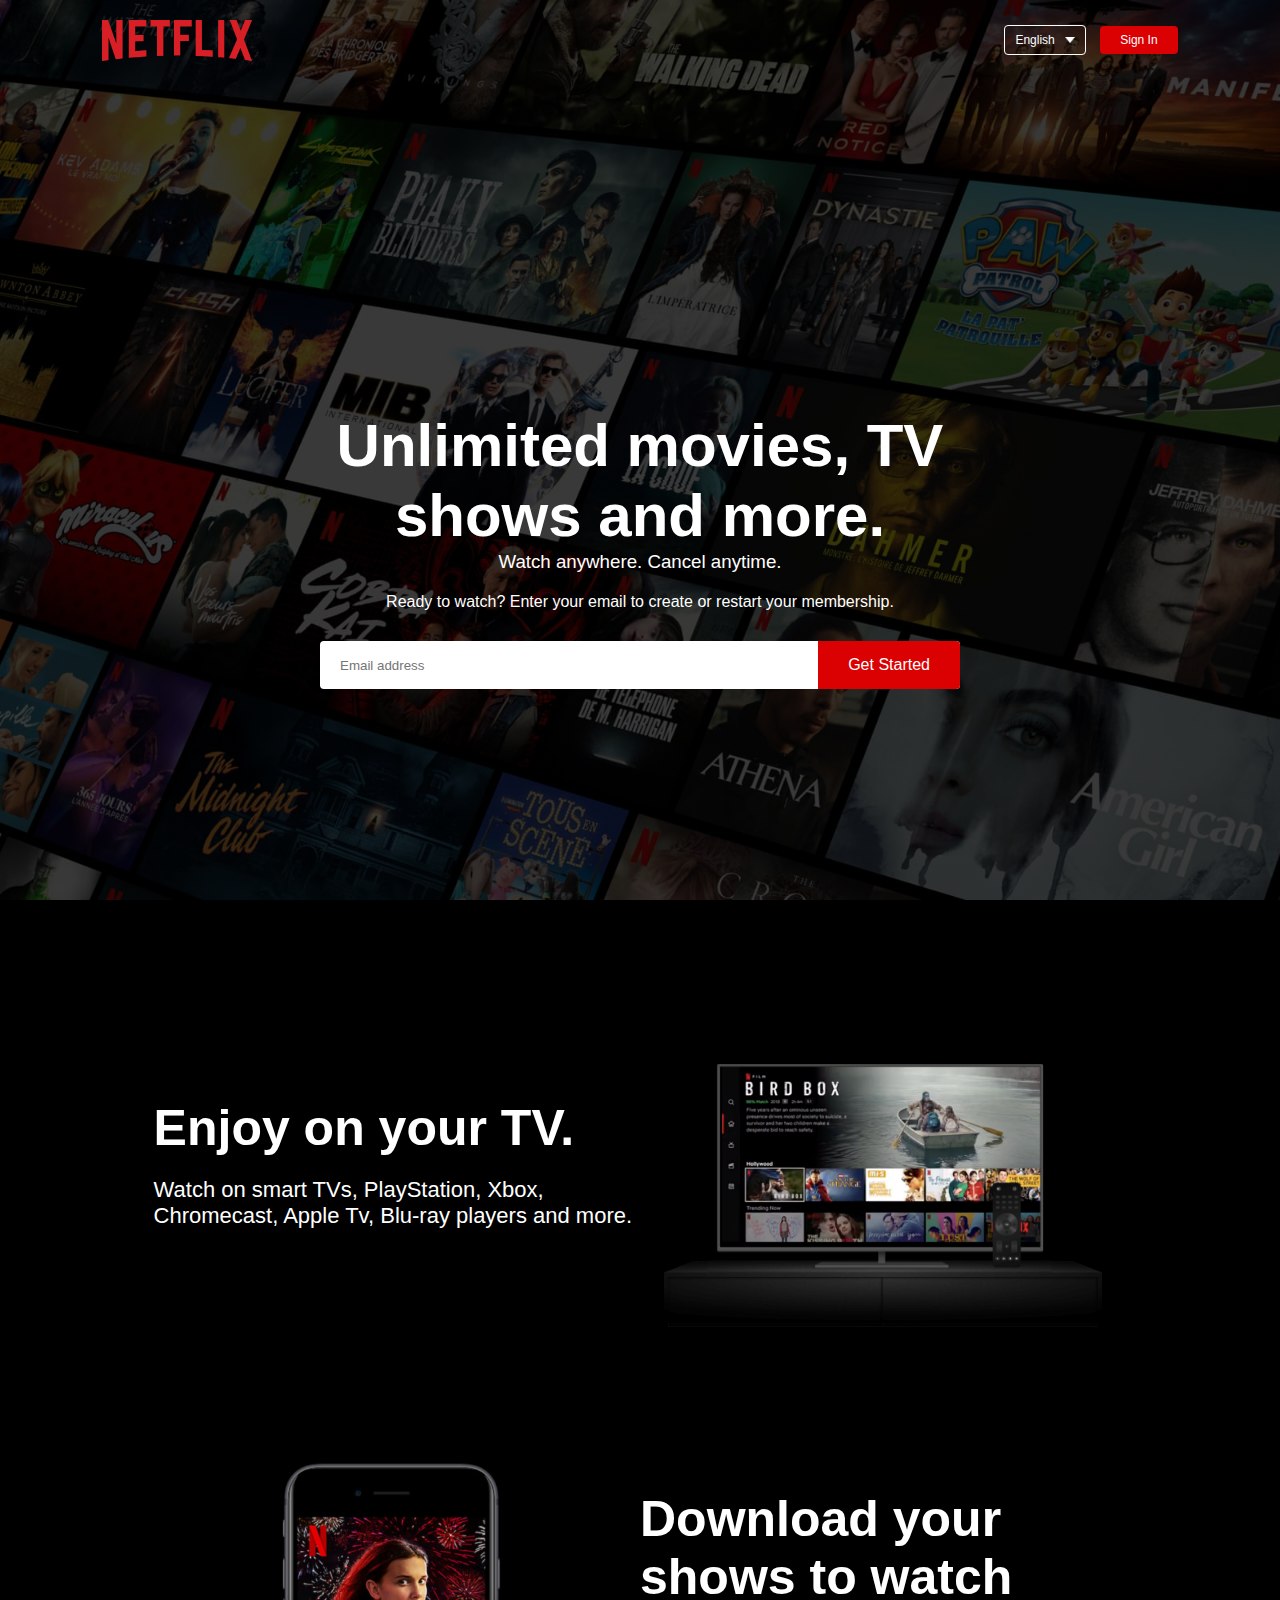
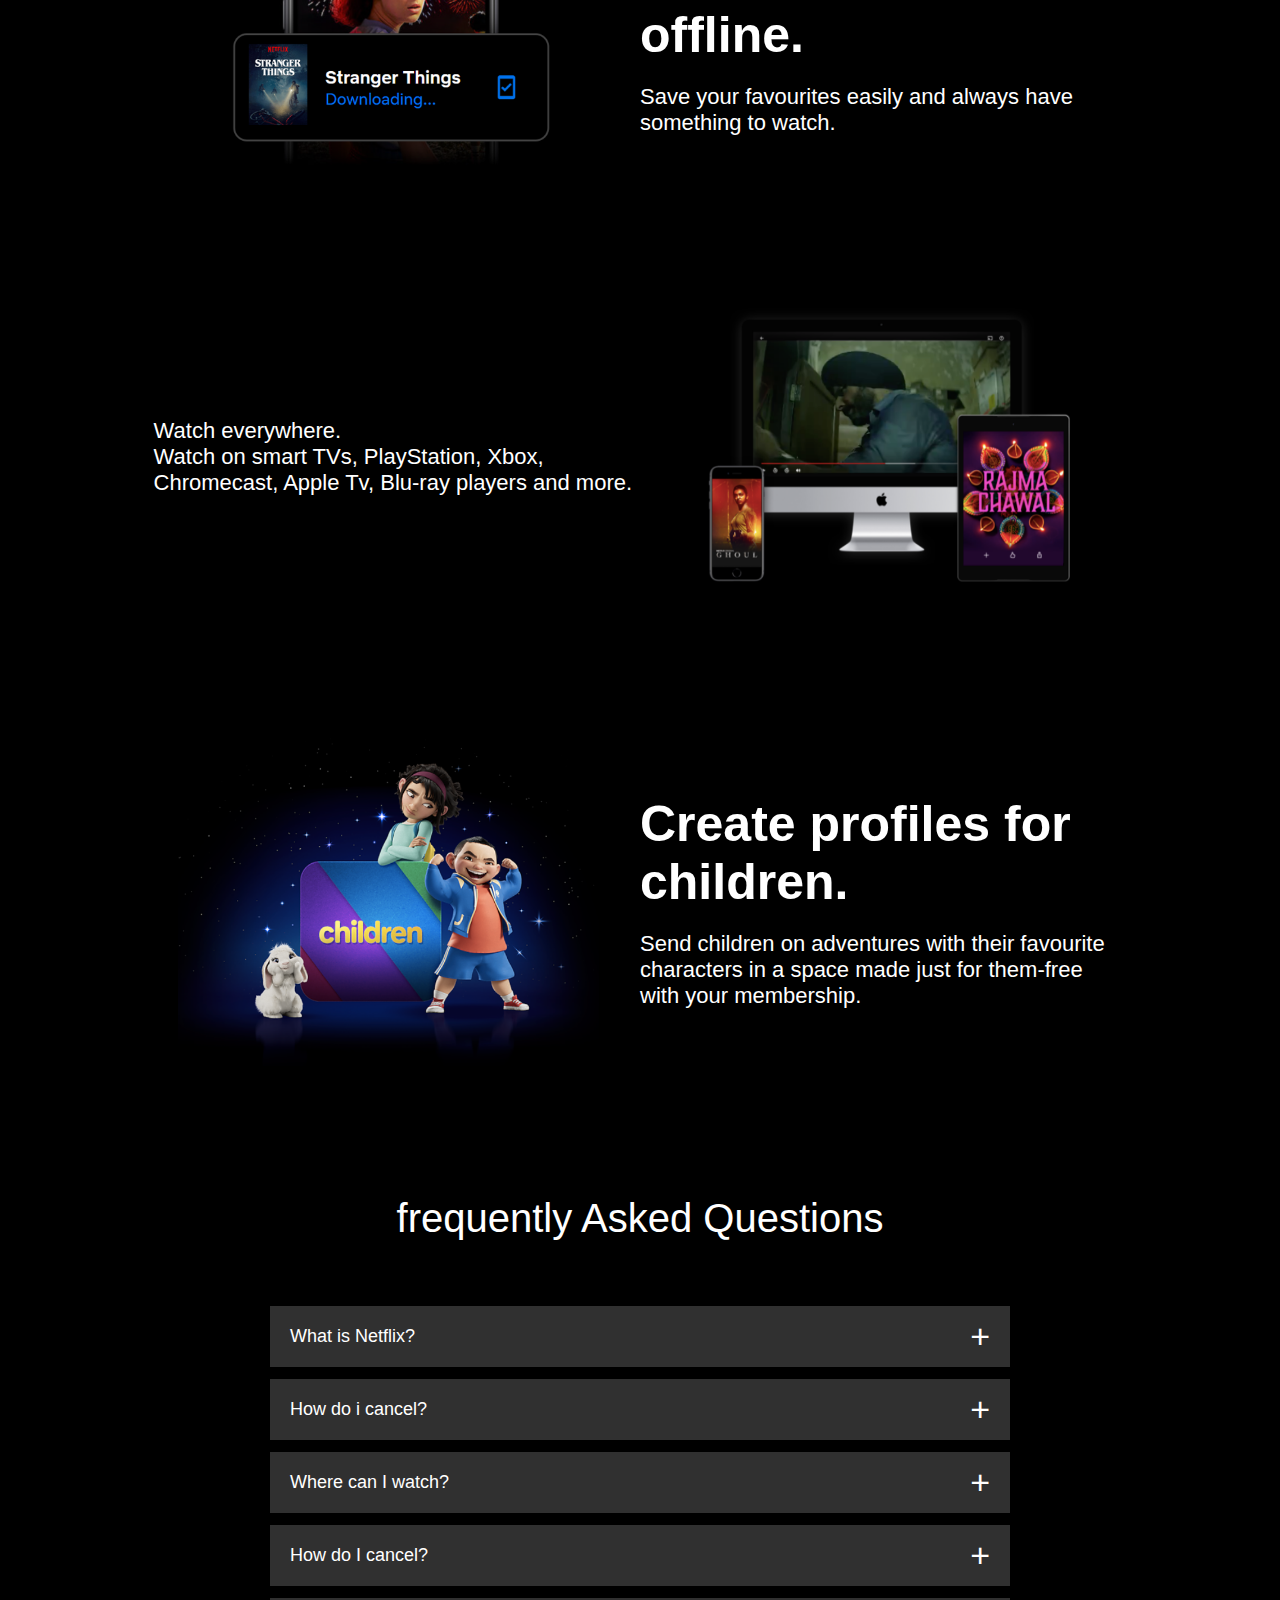
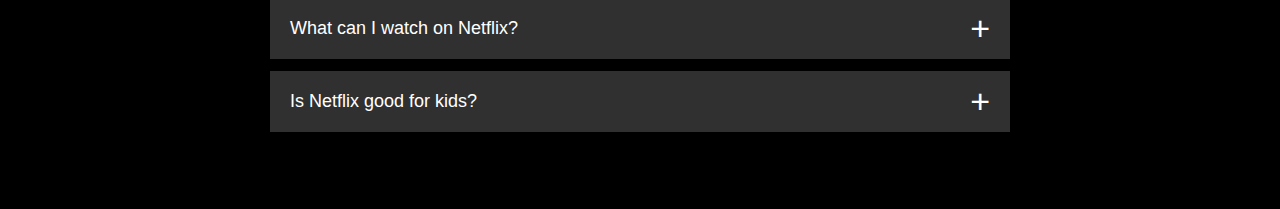
<file: Netflix clone/index.html>
<!DOCTYPE html>
<html lang="en">

<head>
    <meta charset="UTF-8">
    <meta name="viewport" content="width=device-width, initial-scale=1.0">
    <title>Document</title>
    <link rel="stylesheet" href="styles.css">
</head>

<body>
    <div class="header">
        <nav>
            <img src="images/logo.png" alt="" class="logo">
            <div>
                <button class="language-btn">English <img src="images/down-icon.png" alt=""></button>
                <button>Sign In</button>
            </div>
        </nav>
        <div class="header-content">
            <h1>Unlimited movies, TV shows and more.</h1>
            <h3>Watch anywhere. Cancel anytime.</h3>
            <p>Ready to watch? Enter your email to create or restart your membership.</p>
            <form class="email-signup">
                <input type="email" placeholder="Email address" required>
                <button type="submit">Get Started</button>
            </form>
        </div>
    </div>

    <div class="features">
        <div class="row">
            <div class="text-col">
                <h2>Enjoy on your TV.</h2>
                <p>Watch on smart TVs, PlayStation, Xbox, Chromecast, Apple Tv, Blu-ray players and more.</p>

            </div>
            <div class="img-col">
                <img src="images/feature-1.png" alt="">
            </div>
        </div>

        <div class="row">
            <div class="img-col">
                <img src="images/feature-2.png" alt="">
            </div>
            <div class="text-col">
                <h2>Download your shows to watch offline.</h2>
                <p>Save your favourites easily and always have something to watch.</p>

            </div>

        </div>

        <div class="row">
            <div class="text-col">
                </h2>Watch everywhere.</h2>
                <p>Watch on smart TVs, PlayStation, Xbox, Chromecast, Apple Tv, Blu-ray players and more.</p>

            </div>
            <div class="img-col">
                <img src="images/feature-3.png" alt="">
            </div>
        </div>

        <div class="row">
            <div class="img-col">
                <img src="images/feature-4.png" alt="">
            </div>
            <div class="text-col">
                <h2>Create profiles for children.</h2>
                <p>Send children on adventures with their favourite characters in a space made just for them-free with
                    your membership.</p>

            </div>

        </div>
    </div>

    <div class="faq">
        <h2>frequently Asked Questions</h2>
        <ul class="accord">
            <li>
                <input type="radio" name="accord" id="first">
                <label for="first">What is Netflix?</label>
                <div class="content">
                    <p>Lorem ipsum dolor sit amet consectetur adipisicing elit. Ipsum recusandae optio odio ipsa iusto
                        laudantium quam vitae, corporis dignissimos consectetur voluptatibus necessitatibus doloremque
                        asperiores veritatis deserunt pariatur in. Libero aut ad numquam ratione cupiditate vitae
                        voluptatibus itaque.</p>
                </div>
            </li>

            <li>
                <input type="radio" name="accord" id="second">
                <label for="second">How do i cancel?</label>
                <div class="content">
                    <p>Lorem ipsum dolor sit amet consectetur adipisicing elit. Ipsum recusandae optio odio ipsa iusto
                        laudantium quam vitae, corporis dignissimos consectetur voluptatibus necessitatibus doloremque
                        asperiores veritatis deserunt pariatur in. Libero aut ad numquam ratione cupiditate vitae
                        voluptatibus itaque.</p>
                </div>
            </li>

            <li>
                <input type="radio" name="accord" id="third">
                <label for="third">Where can I watch?</label>
                <div class="content">
                    <p>Lorem ipsum dolor sit amet consectetur adipisicing elit. Ipsum recusandae optio odio ipsa iusto
                        laudantium quam vitae, corporis dignissimos consectetur voluptatibus necessitatibus doloremque
                        asperiores veritatis deserunt pariatur in. Libero aut ad numquam ratione cupiditate vitae
                        voluptatibus itaque.</p>
                </div>
            </li>

            <li>
                <input type="radio" name="accord" id="fourth">
                <label for="fourth">How do I cancel?</label>
                <div class="content">
                    <p>Lorem ipsum dolor sit amet consectetur adipisicing elit. Ipsum recusandae optio odio ipsa iusto
                        laudantium quam vitae, corporis dignissimos consectetur voluptatibus necessitatibus doloremque
                        asperiores veritatis deserunt pariatur in. Libero aut ad numquam ratione cupiditate vitae
                        voluptatibus itaque.</p>
                </div>
            </li>

            <li>
                <input type="radio" name="accord" id="fifth">
                <label for="fifth">What can I watch on Netflix?</label>
                <div class="content">
                    <p>Lorem ipsum dolor sit amet consectetur adipisicing elit. Ipsum recusandae optio odio ipsa iusto
                        laudantium quam vitae, corporis dignissimos consectetur voluptatibus necessitatibus doloremque
                        asperiores veritatis deserunt pariatur in. Libero aut ad numquam ratione cupiditate vitae
                        voluptatibus itaque.</p>
                </div>
            </li>

            <li>
                <input type="radio" name="accord" id="sixth">
                <label for="sixth">Is Netflix good for kids?</label>
                <div class="content">
                    <p>Lorem ipsum dolor sit amet consectetur adipisicing elit. Ipsum recusandae optio odio ipsa iusto
                        laudantium quam vitae, corporis dignissimos consectetur voluptatibus necessitatibus doloremque
                        asperiores veritatis deserunt pariatur in. Libero aut ad numquam ratione cupiditate vitae
                        voluptatibus itaque.</p>
                </div>
            </li>
        </ul>
    </div>
</body>

</html>
</file>
<file: Netflix clone/styles.css>
*{
    margin: 0;
    padding: 0;
    font-family: 'Poppins',sans-serif;
    box-sizing: border-box;

}

body{
    background: #000;
    color: #fff;
}
.header{
    width:100%;
    height: 100vh;
    background-image: linear-gradient(rgba(0,0,0,0.7),rgba(0,0,0,0.7)),url(backnetflix.jpg);
    background-size: cover;
    background-position: center;
    padding: 10px 8%;
    position: relative;
}
nav{
    display: flex;
    align-items: center;
    justify-content: space-between;
    padding: 10px 0;
}
.logo{
    width: 150px;
    cursor: pointer;
}

nav button{
    border: 0;
    outline: 0;
    background: #db0001;
    color: #fff;
    padding: 7px 20px;
    font-size: 12px;
    border-radius: 4px;
    margin-left: 10px;
    cursor: pointer;
}
.language-btn{
    display: inline-flex;
    align-items: center;
    background: transparent;
    border: 1px solid #fff;
    padding: 7px 10px;
}
.language-btn img{
    width: 10px;
    margin-left: 10px;
}
.header-content{
    position: absolute;
    top: 50%;
    left: 50%;
    transform: translate(-50%,-50%);
    text-align: center;
    margin-top: 100px;
}
.header-content h1{
    font-size: 60px;
    line-height: 70px;
    font-weight: 600;
    max-width: 650px;

}
.header-content h3{
    font-weight: 400;
    margin-bottom: 20px;
}
.email-signup{
    background: #fff;
    border-radius: 4px;
    display: flex;
    align-items: center;
    margin-top: 30px;
    overflow: hidden;
}
.email-signup input{
    flex: 1;
    border: 0;
    outline: 0;
    margin-left: 20px;
}
.email-signup button{
    background: #db0001;
    border: 0;
    outline: 0;
    color: #fff;
    font-size: 16px;
    cursor: pointer;
    padding: 15px 30px;

}
.features{
    padding: 50px 12%;
    font-size: 22px;
}
.row{
    display: flex;
    width: 100%;
    align-items: center;
    flex-wrap: wrap;
    padding: 50px 0;
}
.text-col{
    flex-basis: 50%;
    margin-bottom: 20px;
}
.img-col{
    flex-basis: 50%;
    margin-bottom: 20px;
}
.img-col img{
    display: block;
    width: 90%;
    margin: auto;
}
.features h2{
    font-size: 50px;
    font-weight: 600;
    margin-bottom: 20px;
}

.faq{
    padding: 10px 12%;
    text-align: center;
    font-size: 18px;
}
.faq h2{
    font-weight: 500;
    font-size: 40px;
}
.accord{
    margin: 60px auto;
    width: 100%;
    max-width: 750px;
}
.accord li{
    list-style: none;
    width: 100%;
    padding: 5px;
}
.accord li label{
    display: flex;
    align-items: center;
    padding: 20px;
    font-size: 18px;
    font-weight: 500;
    background: #303030;
    margin-bottom: 2px;
    cursor: pointer;
    position: relative;
}
label::after{
    content: '+';
    font-size: 34px;
    position: absolute;
    right: 20px;
    transition: transform 0.5s;
}
input[type="radio"]{
    display: none;
}
.accord .content{
    background: #303030;
    text-align: left;
    padding: 0 20px;
    max-height: 0;
    overflow: hidden;
    transition: max-height 0.5s, padding 0.5s;
}
.accord input[type="radio"]:checked + label + .content{
    max-height: 600px;
    padding: 30px 20px;
}
.accord input[type="radio"]:checked + label::after{
    transform: rotate(135deg);
}
</file>
